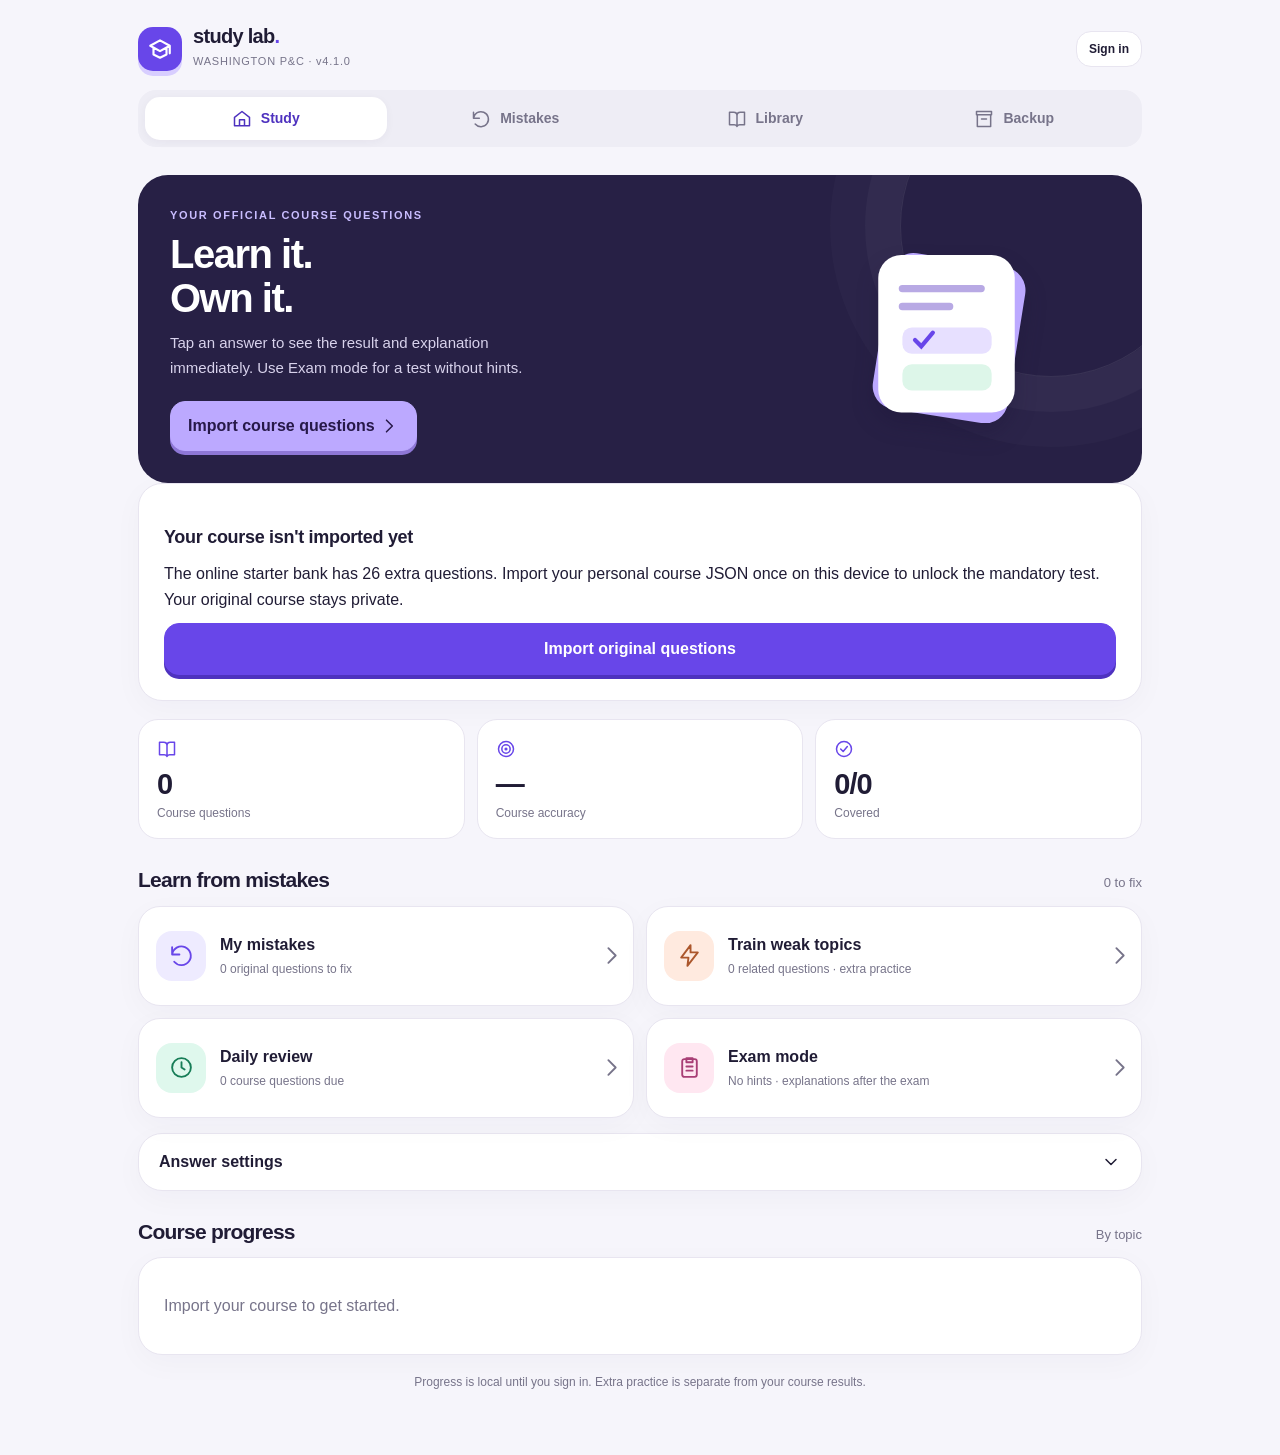
<file: index.html>
<!doctype html><html lang="en"><head><meta charset="utf-8"><meta name="viewport" content="width=device-width,initial-scale=1,viewport-fit=cover"><meta name="theme-color" content="#f6f5fb"><title>Insurance Exam Trainer • Study Lab</title><link rel="stylesheet" href="./style.css"><link rel="manifest" href="./manifest.json"><link rel="icon" href="./icon.svg" type="image/svg+xml"><meta name="apple-mobile-web-app-capable" content="yes"></head><body><main><header><div class="brand"><div class="brandmark"><svg viewBox="0 0 24 24" fill="none" stroke="currentColor" stroke-width="2" stroke-linecap="round" stroke-linejoin="round"><path d="M3 9l9-5 9 5-9 5-9-5zM6 11v6l6 3 6-3v-6M21 9v7"/></svg></div><div><strong>study lab<span style="color:var(--purple)">.</span></strong><small>WASHINGTON P&C · v4.0.2</small></div></div><button id="cloud-account" type="button" onclick="go('Cloud')" style="font-size:12px;padding:8px 12px;max-width:150px;overflow:hidden;text-overflow:ellipsis;white-space:nowrap">Sign in</button></header><nav id="nav" aria-label="Main navigation"></nav><div id="view"></div></main><script src="./app.js?v=4.0.2" defer></script></body></html>
</file>
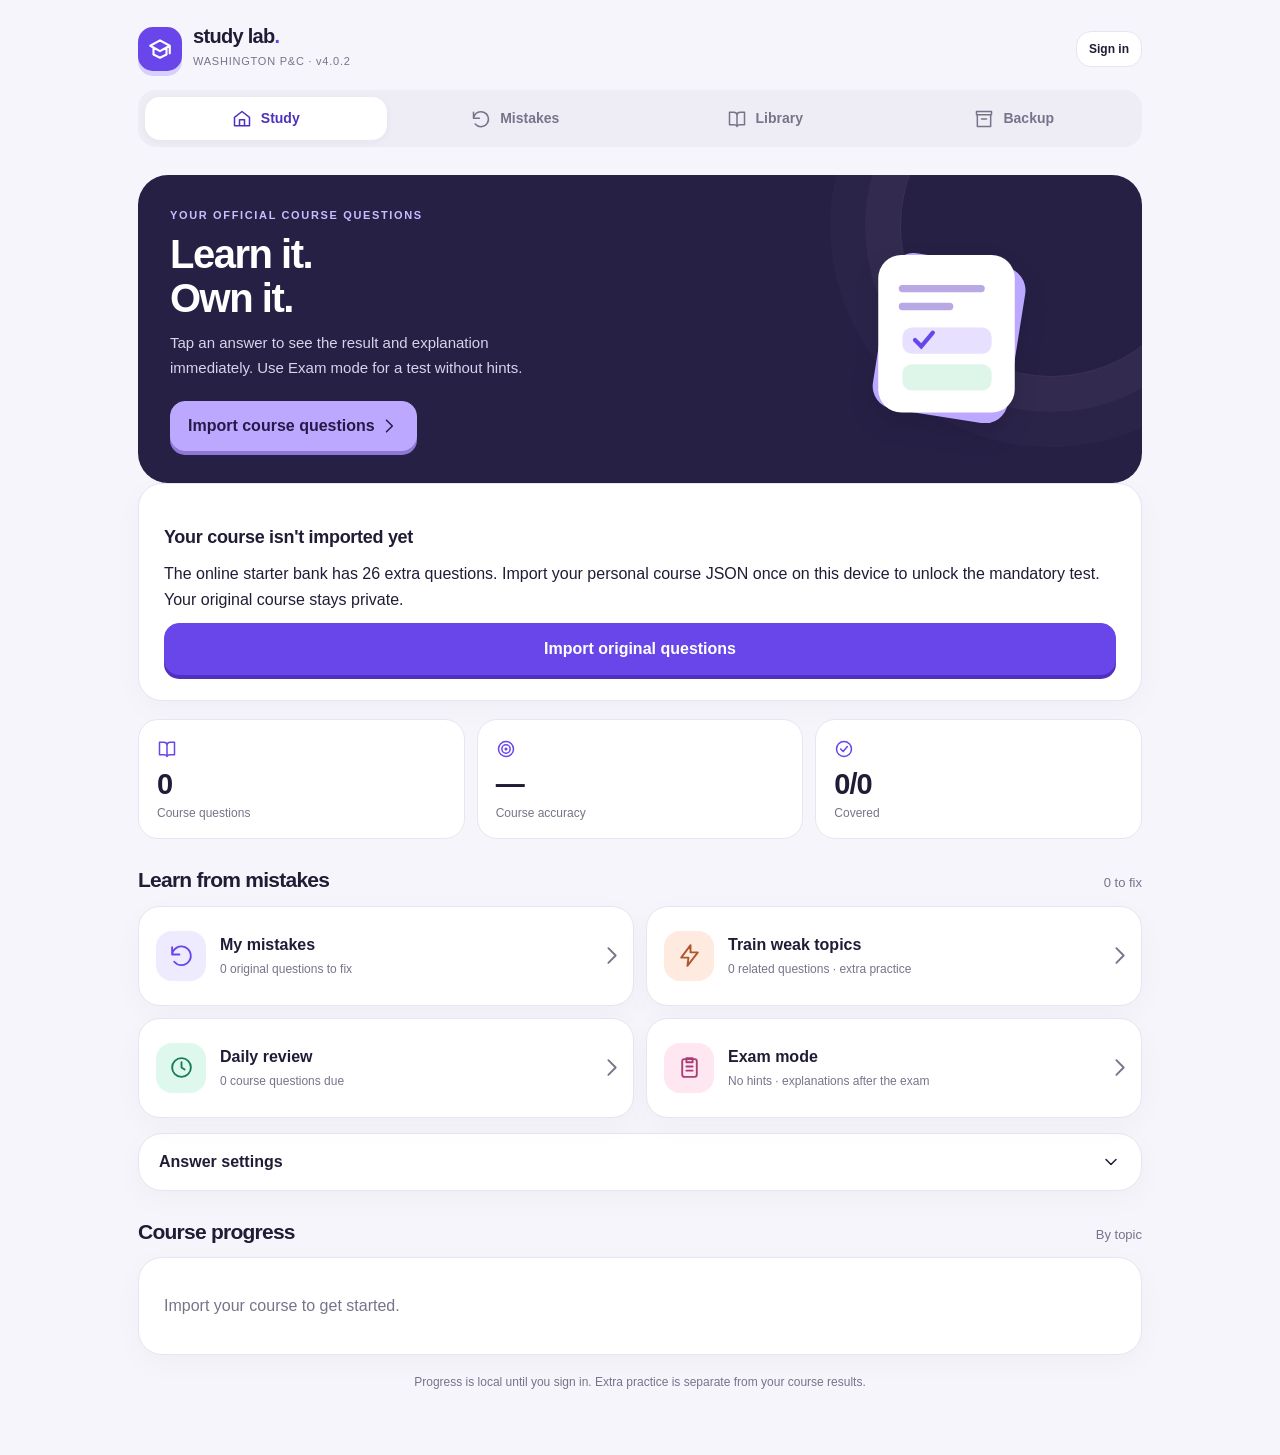
<file: study-4.0.2.html>
<!doctype html><html lang="en"><head><meta charset="utf-8"><meta name="viewport" content="width=device-width,initial-scale=1,viewport-fit=cover"><meta name="theme-color" content="#f6f5fb"><title>Insurance Exam Trainer • Study Lab</title><link rel="stylesheet" href="./style.css"><link rel="manifest" href="./manifest.json"><link rel="icon" href="./icon.svg" type="image/svg+xml"><meta name="apple-mobile-web-app-capable" content="yes"></head><body><main><header><div class="brand"><div class="brandmark"><svg viewBox="0 0 24 24" fill="none" stroke="currentColor" stroke-width="2" stroke-linecap="round" stroke-linejoin="round"><path d="M3 9l9-5 9 5-9 5-9-5zM6 11v6l6 3 6-3v-6M21 9v7"/></svg></div><div><strong>study lab<span style="color:var(--purple)">.</span></strong><small>WASHINGTON P&C · v4.0.2</small></div></div><button id="cloud-account" type="button" onclick="go('Cloud')" style="font-size:12px;padding:8px 12px;max-width:150px;overflow:hidden;text-overflow:ellipsis;white-space:nowrap">Sign in</button></header><nav id="nav" aria-label="Main navigation"></nav><div id="view"></div></main><script>
const APP_VERSION='4.0.2';
const seed=[];

const guestKey='insuranceTrainer.v1';let key=guestKey;let db;try{db=JSON.parse(localStorage.getItem(key))}catch(e){}if(!db||!Array.isArray(db.questions))db={questions:seed,history:[],review:{}};db.history??=[];db.review??={};let session=null,page='Home';const $=id=>document.getElementById(id);const esc=s=>String(s??'').replace(/[&<>"']/g,c=>({'&':'&amp;','<':'&lt;','>':'&gt;','"':'&quot;',"'":'&#39;'}[c]));
const paths={home:'<path d="m3 10 9-7 9 7v10H3zM9 20v-7h6v7"/>',book:'<path d="M12 5v15M3 4h5a4 4 0 0 1 4 4 4 4 0 0 1 4-4h5v15h-5a4 4 0 0 0-4 2 4 4 0 0 0-4-2H3z"/>',plus:'<circle cx="12" cy="12" r="9"/><path d="M12 8v8M8 12h8"/>',backup:'<path d="M4 7h16v14H4zM3 3h18v4H3zM9 12h6"/>',exam:'<rect x="5" y="4" width="14" height="17" rx="2"/><path d="M9 3h6v4H9zM9 11h6M9 15h6"/>',retry:'<path d="M3 11a9 9 0 1 1 2 7M3 4v7h7"/>',clock:'<circle cx="12" cy="12" r="9"/><path d="M12 7v5l3 2"/>',bolt:'<path d="m13 2-9 12h7l-1 8 10-13h-7z"/>',arrow:'<path d="m9 5 7 7-7 7"/>',down:'<path d="m6 9 6 6 6-6"/>',check:'<circle cx="12" cy="12" r="9"/><path d="m8 12 3 3 5-6"/>',x:'<circle cx="12" cy="12" r="9"/><path d="m9 9 6 6m0-6-6 6"/>',target:'<circle cx="12" cy="12" r="9"/><circle cx="12" cy="12" r="5"/><circle cx="12" cy="12" r="1"/>',chart:'<path d="M4 20V4M4 20h16M8 16l4-6 4 3 4-7"/>'};const icon=n=>`<svg class="icon" viewBox="0 0 24 24" fill="none" stroke="currentColor" stroke-width="1.8" stroke-linecap="round" stroke-linejoin="round" aria-hidden="true">${paths[n]||''}</svg>`;
function save(){try{localStorage.setItem(key,JSON.stringify(db));cloudQueue();return true}catch(e){alert('Local storage unavailable. Export your backup before closing.');return false}}function shuffle(a){a=[...a];for(let i=a.length-1;i>0;i--){let j=Math.floor(Math.random()*(i+1));[a[i],a[j]]=[a[j],a[i]]}return a}function latest(id){return db.history.filter(h=>h.id===id).at(-1)}function due(q){return !db.review[q.id]||db.review[q.id].due<=Date.now()}function stats(){return {total:db.questions.length,attempts:db.history.length,correct:db.history.filter(h=>h.ok).length,wrong:db.questions.filter(q=>latest(q.id)?.ok===false).length,due:db.questions.filter(due).length}}function setPage(p){page=p;$('nav').innerHTML=[['Home','home','Study'],['Mistakes','retry','Mistakes'],['Bank','book','Library'],['Backup','backup','Backup']].map(([n,i,l])=>`<button class="${p===n?'active':''}" onclick="go('${n}')" ${p===n?'aria-current="page"':''}>${icon(i)}<span>${l}</span></button>`).join('')}function go(p){if(session&&session.i<session.items.length&&!confirm('Leave this session? Completed practice answers are saved. Unfinished exam answers are discarded.'))return;session=null;({Home:home,Mistakes:mistakes,Bank:bank,Add:()=>edit(),Backup:backup,Cloud:cloudPage}[p])();window.scrollTo(0,0)}
function courseQuestions(){return db.questions.filter(q=>q.kind==='Original')}
function pendingCourse(){return courseQuestions().filter(q=>latest(q.id)?.ok===false)}
function courseStats(){let ids=new Set(courseQuestions().map(q=>q.id)),h=db.history.filter(x=>ids.has(x.id));return {total:ids.size,answered:courseQuestions().filter(q=>latest(q.id)).length,attempts:h.length,correct:h.filter(x=>x.ok).length,wrong:pendingCourse().length}}
const linksByCourseId={'1':['46'],'2':['47','45'],'3':['33','28'],'4':['35','48'],'5':['48','35'],'6':['29','30'],'7':['27','33'],'8':['34'],'9':['49','44'],'10':['45','47'],'11':['50','39'],'12':['49','44'],'13':['42','51'],'14':['31','32'],'15':['35','48'],'16':['49','44','40'],'17':['45','47'],'18':['48','43'],'19':['27','28','33'],'20':['47','45'],'21':['36','52'],'22':['49','44'],'23':['36','52'],'24':['47','45'],'25':['49','44'],'26':['51','42']};
function related(q){let pool=db.questions.filter(x=>x.kind==='Practice');let ids=linksByCourseId[q.id]||[];let direct=pool.filter(x=>ids.includes(x.id));return direct.length?direct:pool.filter(x=>x.topic===q.topic)}
function home(){setPage('Home');let s=courseStats(),extra=db.questions.filter(q=>q.kind==='Practice').length;let dueCount=courseQuestions().filter(q=>latest(q.id)&&due(q)).length;let practiceCount=new Set(pendingCourse().flatMap(q=>related(q).map(x=>x.id))).size;$('view').innerHTML=`<section class="hero"><div><div class="eyebrow">YOUR OFFICIAL COURSE QUESTIONS</div><h1>Learn it.<br>Own it.</h1><p>Tap an answer to see the result and explanation immediately. Use Exam mode for a test without hints.</p><button class="primary" onclick="${s.total?'start(\'Practice\')':'go(\'Backup\')'}">${s.total?'Start course test':'Import course questions'} ${icon('arrow')}</button></div><div class="hero-art" aria-hidden="true"><svg viewBox="0 0 200 180" fill="none"><rect x="40" y="15" width="130" height="150" rx="22" transform="rotate(9 40 15)" fill="#bca9ff"/><rect x="25" y="20" width="130" height="150" rx="22" fill="#fff"/><path d="M48 52h75M48 69h45" stroke="#b8a9e4" stroke-width="7" stroke-linecap="round"/><rect x="48" y="89" width="85" height="25" rx="9" fill="#e7e0ff"/><path d="m60 101 6 6 11-13" stroke="#6846e9" stroke-width="4" stroke-linecap="round"/><rect x="48" y="124" width="85" height="25" rx="9" fill="#ddf6e9"/></svg></div></section>
${!s.total?`<div class="panel import-callout"><h3>Your course isn't imported yet</h3><p>The online starter bank has ${extra} extra questions. Import your personal course JSON once on this device to unlock the mandatory test. Your original course stays private.</p><button class="primary wide" onclick="go('Backup')">Import original questions</button></div>`:''}
<div class="stats">${[['book','Course questions',s.total],['target','Course accuracy',s.attempts?Math.round(100*s.correct/s.attempts)+'%':'—'],['check','Covered',s.answered+'/'+s.total]].map(([i,a,b])=>`<div class="stat"><div class="stat-icon">${icon(i)}</div><strong>${b}</strong><small>${a}</small></div>`).join('')}</div>
<div class="sectionhead"><h2>Learn from mistakes</h2><small>${s.wrong} to fix</small></div><div class="modegrid">
<button class="mode" onclick="go('Mistakes')"><span class="tileicon">${icon('retry')}</span><span><strong>My mistakes</strong><small>${s.wrong} original questions to fix</small></span><span class="arrow">${icon('arrow')}</span></button>
<button class="mode" onclick="start('Targeted')"><span class="tileicon">${icon('bolt')}</span><span><strong>Train weak topics</strong><small>${practiceCount} related questions · extra practice</small></span><span class="arrow">${icon('arrow')}</span></button>
<button class="mode" onclick="start('Due')"><span class="tileicon">${icon('clock')}</span><span><strong>Daily review</strong><small>${dueCount} course questions due</small></span><span class="arrow">${icon('arrow')}</span></button>
<button class="mode" onclick="start('Exam')"><span class="tileicon">${icon('exam')}</span><span><strong>Exam mode</strong><small>No hints · explanations after the exam</small></span><span class="arrow">${icon('arrow')}</span></button></div>
<details class="panel filters"><summary>Answer settings ${icon('down')}</summary><label><input type="checkbox" id="mix" checked> Shuffle answer choices</label><p class="muted">Start course test shows explanations after every answer. Exam mode shows them at the end. Both use all original questions; extra questions never count toward your course score.</p></details>
<div class="sectionhead"><h2>Course progress</h2><small>By topic</small></div><div class="panel">${[...new Set(courseQuestions().map(q=>q.topic))].sort().map(t=>{let qs=courseQuestions().filter(q=>q.topic===t),done=qs.filter(q=>latest(q.id)?.ok===true).length,pct=Math.round(100*done/qs.length);return `<div class="topicrow"><div>${esc(t)}<span class="sub">${done} / ${qs.length} currently correct</span></div><div class="track"><i style="width:${pct}%"></i></div><b>${pct}%</b></div>`}).join('')||'<p class="muted">Import your course to get started.</p>'}</div>
<div class="note">${cloudUser?'Cloud account connected. Sync status: '+esc(cloudStatus):'Progress is local until you sign in.'} Extra practice is separate from your course results.</div>`}
function runSession(list,mode){if(!list.length){alert(mode==='Targeted'?'No related practice is available for your current mistakes.':'No questions available for this session. Import the course or complete a test first.');return}let mix=$('mix')?.checked??true;session={mode,i:0,items:list.map(q=>({q,order:mix?shuffle(q.options.map((_,i)=>i)):q.options.map((_,i)=>i),selected:null})),locked:false,recorded:false};setPage(mode==='Mistakes'?'Mistakes':'Home');render();window.scrollTo(0,0)}
function start(mode){let qs=courseQuestions();if(mode==='Targeted'){let ids=new Set(pendingCourse().flatMap(q=>related(q).map(x=>x.id)));return runSession(shuffle(db.questions.filter(q=>q.kind==='Practice'&&ids.has(q.id))),mode)}if(mode==='Mistakes')qs=pendingCourse();if(mode==='Due')qs=qs.filter(q=>latest(q.id)&&due(q));if(mode==='Negative')qs=qs.filter(q=>/\b(EXCEPT|NOT|FALSE)\b/i.test(q.question));if(!qs.length&&['Exam','Practice'].includes(mode)){backup();return}runSession(qs,mode)}
function mistakes(){setPage('Mistakes');let qs=pendingCourse(),past=courseQuestions().filter(q=>db.history.some(h=>h.id===q.id&&!h.ok)&&latest(q.id)?.ok===true);$('view').innerHTML=`<div class="panel"><div class="eyebrow">PERSONAL ERROR BANK</div><h2>My mistakes</h2><p>${qs.length} unresolved course questions. Review the explanation or retake them. Corrected mistakes stay in your history.</p><div class="row"><button class="primary" ${qs.length?'':'disabled'} onclick="start('Mistakes')">Retake mistakes</button><button ${qs.some(q=>related(q).length)?'':'disabled'} onclick="start('Targeted')">Train weak topics</button></div></div><div class="panel resultlist"><h2>Needs review</h2>${qs.map(q=>reviewItem(q,latest(q.id)?.selected)).join('')||'<p class="muted">No unresolved course mistakes.</p>'}</div>${past.length?`<div class="panel resultlist"><h2>Corrected mistakes · ${past.length}</h2>${past.map(q=>reviewItem(q,db.history.filter(h=>h.id===q.id&&!h.ok).at(-1)?.selected)).join('')}</div>`:''}`;window.scrollTo(0,0)}
function reviewItem(q,selected){return `<details class="review-item"><summary>${esc(q.question)} <span class="muted">· Explanation</span></summary><p class="muted">Your answer: ${esc(q.options[selected]??'Not recorded')}</p><p><b>Correct: ${esc(q.options[q.correct])}</b></p>${explanation(q)}${q.kind==='Original'&&selected!==q.correct&&related(q).length?`<button class="primary wide" onclick="learnFor('${esc(q.id)}')">Learn this topic · ${related(q).length} extra questions</button>`:''}</details>`}
function learnFor(id){let q=db.questions.find(q=>q.id===id);if(q)runSession(shuffle(related(q)),'Targeted')}
function retryWrong(){let qs=session?.items.filter(it=>it.selected!==it.q.correct).map(it=>it.q)||[];runSession(qs,qs.every(q=>q.kind==='Original')?'Mistakes':'Targeted')}
function newAttemptId(){if(typeof crypto.randomUUID==='function')return crypto.randomUUID();let b=crypto.getRandomValues(new Uint8Array(16));b[6]=(b[6]&15)|64;b[8]=(b[8]&63)|128;let s=Array.from(b,x=>x.toString(16).padStart(2,'0')).join('');return [s.slice(0,8),s.slice(8,12),s.slice(12,16),s.slice(16,20),s.slice(20)].join('-')}
function record(q,selected){let ok=selected===q.correct;db.history.push({id:q.id,ok,selected,time:Date.now(),attemptId:newAttemptId()});let r=db.review[q.id]||{stage:0};let stage=ok?Math.min(r.stage+1,3):0;let days=ok?[1,1,3,7][stage]:1;db.review[q.id]={stage,due:Date.now()+days*86400000};save()}
function explanation(q){return `<h3>Why each answer?</h3>${q.options.map((a,i)=>`<div class="feedback ${i===q.correct?'good':''}"><strong>${i===q.correct?'✓ Correct · ':'Incorrect · '}${esc(a)}</strong>${esc(q.explanations[i])}</div>`).join('')}<div class="memory"><div class="eyebrow">REMEMBER THIS</div><p>${esc(q.memory)}</p></div>${q.example?`<p><strong>Example:</strong> ${esc(q.example)}</p>`:''}`}
function render(){let s=session;if(s.i>=s.items.length){finish();return}let it=s.items[s.i],q=it.q,exam=s.mode==='Exam';$('view').innerHTML=`<div class="quiz"><div class="quiztop"><button aria-label="Leave session" onclick="go('Home')">×</button><progress max="${s.items.length}" value="${s.i+(s.locked?1:0)}"></progress><small>${s.i+1} / ${s.items.length}</small></div><div class="panel"><div class="chips"><span class="chip">${esc(s.mode==='Practice'?'Course test · '+APP_VERSION:s.mode)}</span><span class="chip neutral">${esc(q.topic)}</span><span class="chip neutral">${esc(q.kind)}</span></div><h2 class="question">${esc(q.question)}</h2>${!exam&&!s.locked?'<p class="muted">Tap an answer for immediate feedback.</p>':''}<div class="options">${it.order.map((i,j)=>`<button class="option ${it.selected===i?'selected':''} ${s.locked?(i===q.correct?'good':it.selected===i?'bad':''):''}" ${s.locked?'disabled':''} aria-pressed="${it.selected===i}" onclick="choose(${i})"><span class="letter">${String.fromCharCode(65+j)}</span><span>${esc(q.options[i])}</span></button>`).join('')}</div>${s.locked?`<div id="answer-feedback" class="verdict ${it.selected===q.correct?'':'wrong'}">${icon(it.selected===q.correct?'check':'x')}<div><b>${it.selected===q.correct?'Nice work!':'Not quite.'}</b><small>${'Correct answer: '+esc(q.options[q.correct])}</small></div></div>${s.feedbackSaveError?'<p role="alert">This answer could not be saved. Export a backup and report this issue.</p>':''}${explanation(q)}<button class="primary wide" onclick="next()">Continue ${icon('arrow')}</button>`:`<button class="primary wide" ${it.selected===null?'disabled':''} onclick="submit()">${exam?(s.i===s.items.length-1?'Finish exam':'Next question'):'Check answer'}</button>`}</div></div>`}function choose(i){let s=session;if(!s||s.locked||s.i>=s.items.length)return;let it=s.items[s.i];if(!Number.isInteger(i)||i<0||i>=it.q.options.length)return;it.selected=i;if(s.mode==='Exam')render();else submit()}function submit(){let s=session,it=s.items[s.i];if(it.selected===null||s.locked)return;if(s.mode==='Exam'){next();return}s.locked=true;try{record(it.q,it.selected)}catch(e){s.feedbackSaveError=true;console.error('Answer could not be recorded',e)}render();$('answer-feedback')?.scrollIntoView?.({block:'start',behavior:'auto'})}function next(){session.i++;session.locked=false;session.feedbackSaveError=false;render();window.scrollTo(0,0)}function finish(){let s=session;if(s.mode==='Exam'&&!s.recorded){s.items.forEach(it=>record(it.q,it.selected));s.recorded=true}let wrong=s.items.filter(it=>it.selected!==it.q.correct),good=s.items.length-wrong.length,pct=Math.round(100*good/s.items.length),isCourse=s.items.every(it=>it.q.kind==='Original');$('view').innerHTML=`<div class="quiz"><div class="panel finish"><div class="eyebrow">${isCourse?'COURSE RESULTS':'EXTRA PRACTICE RESULTS'}</div><h2>${pct>=80?'Session complete.':'Review and try again.'}</h2><div class="score-ring" style="--score:${pct}"><div>${pct}%<small>accuracy</small></div></div><p>${good} correct · ${wrong.length} incorrect · ${s.items.length} total</p>${wrong.length?`<button class="primary wide" onclick="retryWrong()">Retake ${wrong.length} missed questions</button>`:''}<p><button class="wide" onclick="retry()">Repeat full session</button></p><p><button class="wide" onclick="session=null;home();window.scrollTo(0,0)">Back to study</button></p></div>${wrong.length?`<div class="panel resultlist"><h2>What went wrong</h2><p class="muted">Open a missed question to see why every answer is right or wrong, an example and a memory rule.</p>${wrong.map(it=>reviewItem(it.q,it.selected)).join('')}</div>`:''}<div class="panel resultlist"><h2>Correct answers · ${good}</h2>${s.items.filter(it=>it.selected===it.q.correct).map(it=>reviewItem(it.q,it.selected)).join('')||'<p class="muted">None this time.</p>'}</div></div>`;window.scrollTo(0,0)}
function retry(){let s=session;session={mode:s.mode,i:0,locked:false,items:shuffle(s.items).map(it=>({q:it.q,order:shuffle(it.order),selected:null}))};render();window.scrollTo(0,0)}
function bank(){setPage('Bank');$('view').innerHTML=`<div class="panel"><div class="eyebrow">YOUR COLLECTION</div><h2>Question library</h2><p class="muted">Browse your questions, revisit explanations, or add new material.</p><button class="primary" onclick="edit()">${icon('plus')} Add question</button><div class="searchwrap"><input id="search" aria-label="Search questions" placeholder="Search questions or topics" oninput="listBank()"><select id="bankkind" aria-label="Source" onchange="listBank()"><option value="Original" selected>Course questions</option><option value="Practice">Extra practice</option><option value="">All sources</option></select></div><small id="bankcount"></small><div id="list"></div></div>`;listBank()}function listBank(){let term=$('search').value.toLowerCase(),kind=$('bankkind').value,qs=db.questions.filter(q=>(q.question+' '+q.topic).toLowerCase().includes(term)&&(!kind||q.kind===kind));$('bankcount').textContent=qs.length+' questions';$('list').innerHTML=qs.length?qs.map((q,i)=>`<details class="bankitem"><summary><span class="qnum">${i+1}</span><span class="summarytext">${esc(q.question)}<small>${esc(q.topic)} · ${esc(q.kind)}</small></span>${icon('down')}</summary><div class="inside">${explanation(q)}<button onclick="edit('${esc(q.id)}')">Edit question</button></div></details>`).join(''):'<div class="empty">No questions match your search.</div>'}
function edit(id){setPage('Add');let q=db.questions.find(q=>q.id===id)||{topic:'Risk',question:'',options:['','','',''],correct:0,explanations:['','','',''],memory:'',example:'',kind:'Original'};$('view').innerHTML=`<div class="panel"><div class="eyebrow">YOUR COLLECTION</div><h2>${id?'Edit':'Add'} question</h2><p class="muted">Build your personal study library, one question at a time.</p><label>Topic <input id="et" value="${esc(q.topic)}"></label><label>Source <select id="ek"><option ${q.kind==='Original'?'selected':''}>Original</option><option ${q.kind==='Practice'?'selected':''}>Practice</option></select></label><label>Question<textarea id="eq">${esc(q.question)}</textarea></label><label>Options (one per line)<textarea id="eo">${esc(q.options.join('\n'))}</textarea></label><label>Correct option number (1–4) <input type="number" min="1" max="4" id="ec" value="${q.correct+1}"></label><label>Explanations (one per option, same order)<textarea id="ee">${esc(q.explanations.join('\n'))}</textarea></label><label>Memory rule<textarea id="em">${esc(q.memory)}</textarea></label><label>Example (optional)<textarea id="ex">${esc(q.example||'')}</textarea></label><button class="primary" onclick="storeEdit('${id||''}')">Save question</button></div>`}function valid(q){return q&&typeof q.question==='string'&&q.question.trim()&&typeof q.topic==='string'&&q.topic.trim()&&Array.isArray(q.options)&&q.options.length>=2&&q.options.length<=4&&q.options.every(x=>typeof x==='string'&&x.trim())&&Number.isInteger(q.correct)&&q.correct>=0&&q.correct<q.options.length&&Array.isArray(q.explanations)&&q.explanations.length===q.options.length&&q.explanations.every(x=>typeof x==='string'&&x.trim())&&typeof q.memory==='string'&&['Original','Practice'].includes(q.kind)}function storeEdit(id){let q={id:id||'q'+Date.now(),topic:$('et').value.trim(),kind:$('ek').value,question:$('eq').value.trim(),options:$('eo').value.split('\n').map(x=>x.trim()).filter(Boolean),correct:+$('ec').value-1,explanations:$('ee').value.split('\n').map(x=>x.trim()).filter(Boolean),memory:$('em').value,example:$('ex').value};if(!valid(q)){alert('Enter 2–4 options, matching explanations, and a valid answer number.');return}let i=db.questions.findIndex(x=>x.id===id);if(i<0)db.questions.push(q);else db.questions[i]=q;save();bank()}
function backup(){setPage('Backup');$('view').innerHTML=`<div class="panel"><div class="eyebrow">YOUR DATA</div><h2>Backup & import</h2><p>Import your original course JSON using Merge questions. This unlocks the mandatory course test. Your course and progress are private on this device; export a full backup to move them to another device.</p><div class="row"><button onclick="download(false)">Export full backup</button><button onclick="download(true)">Export question bank</button></div><h3>Import</h3><input type="file" id="file" accept=".json,application/json"><p><button onclick="importFile(false)">Merge questions</button> <button onclick="importFile(true)">Restore full backup</button></p><details><summary>JSON question format</summary><pre style="white-space:pre-wrap">${esc(JSON.stringify({topic:'Risk',kind:'Original',question:'Question text',options:['Choice A','Choice B'],correct:0,explanations:['Why A','Why B'],memory:'Memory rule',example:'Example'},null,2))}</pre><p>Correct uses zero-based numbering: 0 = first option.</p></details></div>`}function download(bankOnly){let blob=new Blob([JSON.stringify(bankOnly?db.questions:db,null,2)],{type:'application/json'}),a=document.createElement('a');a.href=URL.createObjectURL(blob);a.download=bankOnly?'insurance_questions.json':'insurance_backup.json';a.click();setTimeout(()=>URL.revokeObjectURL(a.href),1000)}async function importFile(restore){try{let f=$('file').files[0];if(!f)throw Error('Select a JSON file.');let data=JSON.parse(await f.text()),qs=Array.isArray(data)?data:data.questions;if(!Array.isArray(qs)||!qs.every(valid))throw Error('Invalid question format.');if(restore){if(!Array.isArray(data.history)||!data.review||!qs.every(q=>typeof q.id==='string'&&/^[a-zA-Z0-9_-]+$/.test(q.id))||new Set(qs.map(q=>q.id)).size!==qs.length)throw Error('Full backup required.');if(!data.history.every(h=>h&&typeof h.id==='string'&&typeof h.ok==='boolean'&&Number.isFinite(h.time)))throw Error('Invalid history.');if(cloudUser){throw Error('Full replacement is disabled in cloud mode. Sign out first or merge questions instead.')}if(!confirm('Replace current questions and progress?'))return;db=data}else{for(let q of qs){if(db.questions.some(x=>x.question===q.question&&JSON.stringify(x.options)===JSON.stringify(q.options)))continue;db.questions.push({...q,id:typeof q.id==='string'&&/^[a-zA-Z0-9_-]+$/.test(q.id)&&!db.questions.some(x=>x.id===q.id)?q.id:'q'+Date.now()+'_'+db.questions.length})}}save();await loadSharedBank()}catch(e){alert(e.message)}}
async function loadSharedBank(){
 try {
 const response=await fetch('./questions.json',{cache:'no-cache'});
 if(!response.ok) throw Error('Question bank unavailable');
 const questions=await response.json();
 if(!Array.isArray(questions)||!questions.every(q=>valid(q)&&typeof q.id==='string'&&/^[a-zA-Z0-9_-]+$/.test(q.id))) throw Error('Invalid shared bank');
 let changed=false;
 for(const q of questions){
   if(db.questions.some(x=>x.id===q.id||x.question===q.question&&JSON.stringify(x.options)===JSON.stringify(q.options))) continue;
   db.questions.push(q);changed=true;
 }
 if(changed)save();
 }catch(e){console.warn('Shared bank unavailable. Using saved questions.',e)}
 home();
}

const SB_URL='https://sbimcawdabwyphxkihpe.supabase.co';
const SB_KEY='sb_publishable_L_-a9zz2QvYEUZzAQwPS8g_7rrxkF5v';
const AUTH_KEY='study-lab-auth-v4';
let cloudClient=null,cloudUser=null,cloudStatus='Local mode',cloudBusy=false,cloudTimer=null,cloudAgain=false,cloudReady=false,cloudSDK=null;
function cloudHeader(){let b=$('cloud-account');if(b)b.textContent=cloudUser?'Cloud · '+cloudStatus:'Sign in';}
function cloudSet(s){cloudStatus=s;cloudHeader();let el=$('cloud-status');if(el)el.textContent=s}
function readLocal(k){try{let d=JSON.parse(localStorage.getItem(k));if(d&&Array.isArray(d.questions)&&Array.isArray(d.history)){d.review??={};return d}}catch(e){}return {questions:[],history:[],review:{}}}
function cloudPage(){
 setPage('Cloud');$('view').innerHTML='<div class="panel"><div class="eyebrow">STUDY LAB 4.0</div><h2>Cloud account</h2><p id="cloud-status" role="status">'+esc(cloudStatus)+'</p>'+
 (cloudUser?'<p>Signed in as '+esc(cloudUser.email||'your account')+'.</p><p>Questions and completed answers are merged, not replaced. Your cloud library is private to your account. On a shared device, sign out when finished.</p><div class="row"><button class="primary" onclick="cloudSyncClick()">Sync now</button><button onclick="cloudMigrate()">Merge this device’s local course</button><button onclick="cloudLogout()">Sign out</button></div>':
 '<p>Sign in with the email and password you created in Study Lab. Your existing local data stays on this device until you approve a merge.</p><form id="cloud-form"><label>Email<input id="cloud-email" type="email" autocomplete="username" required></label><label>Password<input id="cloud-password" type="password" autocomplete="current-password" required></label><button class="primary wide" type="submit">Sign in</button></form><p><a href="./reset.html">Forgot password?</a></p>')+
 '<p class="muted">Cloud access needs an internet connection. Keep a full backup until you have verified your course and results on both devices.</p></div>';
 if(!cloudUser)$('cloud-form').onsubmit=e=>{e.preventDefault();cloudLogin()};
 window.scrollTo(0,0);
}
async function cloudGetClient(){
 if(cloudClient)return cloudClient;
 if(!cloudSDK)cloudSDK=new Promise((resolve,reject)=>{
  const el=document.createElement('script');el.src='https://cdn.jsdelivr.net/npm/@supabase/supabase-js@2.112.4/dist/umd/supabase.js';el.async=true;
  const timeout=setTimeout(()=>{el.remove();reject(Error('Could not load the secure login library. Try online again.'))},12000);
  el.onload=()=>{clearTimeout(timeout);window.supabase?.createClient?resolve(window.supabase):reject(Error('Login library unavailable'))};
  el.onerror=()=>{clearTimeout(timeout);reject(Error('Login library unavailable. Check your connection.'))};document.head.appendChild(el);
 }).catch(e=>{cloudSDK=null;throw e});
 let sdk=await cloudSDK;cloudClient=sdk.createClient(SB_URL,SB_KEY,{auth:{storageKey:AUTH_KEY,persistSession:true,autoRefreshToken:true,detectSessionInUrl:false}});return cloudClient;
}
function qData(q){return {id:String(q.id),kind:q.kind,topic:q.topic,question:q.question,options:q.options,correct:q.correct,explanations:q.explanations,memory:q.memory||'',example:q.example||''}}
function qEqual(a,b){return JSON.stringify(qData(a))===JSON.stringify(qData(b))}
function qTextKey(q){return JSON.stringify([q.question.trim().toLowerCase(),q.options.map(x=>x.trim().toLowerCase())])}
function mergeQuestions(a,b){let out=[...a],byId=new Map(a.map(q=>[q.id,q])),byText=new Map(a.map(q=>[qTextKey(q),q]));for(const q of b){if(!valid(q)||typeof q.id!=='string'||!/^[a-zA-Z0-9_-]+$/.test(q.id))throw Error('Invalid question data');let old=byId.get(q.id);if(old){if(!qEqual(old,q))throw Error('Question '+q.id+' differs between copies. Back up both copies before resolving the conflict.');continue}if(byText.has(qTextKey(q)))throw Error('Duplicate question has different IDs. Back up both copies; no data was overwritten.');out.push(q);byId.set(q.id,q);byText.set(qTextKey(q),q)}return out}
async function legacyAttemptId(h,n){let bytes=new TextEncoder().encode(JSON.stringify([h.id,h.time,h.selected,h.ok,n]));let digest=new Uint8Array(await crypto.subtle.digest('SHA-256',bytes));digest[6]=(digest[6]&15)|80;digest[8]=(digest[8]&63)|128;let hex=Array.from(digest.slice(0,16),b=>b.toString(16).padStart(2,'0')).join('');return [hex.slice(0,8),hex.slice(8,12),hex.slice(12,16),hex.slice(16,20),hex.slice(20,32)].join('-')}
async function normalizeHistory(hs){let count=new Map(),out=[];for(let h of hs){if(typeof h.id!=='string'||!Number.isInteger(h.selected)||h.selected<0||typeof h.ok!=='boolean'||!Number.isFinite(h.time))throw Error('Invalid historical answer. Export your backup before changing it.');let tuple=JSON.stringify([h.id,h.time,h.selected,h.ok]),n=count.get(tuple)||0;count.set(tuple,n+1);let id=h.attemptId||await legacyAttemptId(h,n);if(!/^[a-f0-9]{8}-[a-f0-9]{4}-[a-f0-9]{4}-[a-f0-9]{4}-[a-f0-9]{12}$/i.test(id))throw Error('Invalid attempt ID');out.push({...h,attemptId:id})}return out}
function mergeHistory(a,b){let m=new Map();for(const h of [...a,...b]){let old=m.get(h.attemptId);if(old&&JSON.stringify([old.id,old.selected,old.ok,old.time])!==JSON.stringify([h.id,h.selected,h.ok,h.time]))throw Error('Answer history conflict. Your local history has been retained.');m.set(h.attemptId,h)}return [...m.values()].sort((a,b)=>a.time-b.time||a.attemptId.localeCompare(b.attemptId))}
function rebuildReview(history,previous={}){let out={...previous},seen=new Set();for(let h of history){let stage=h.ok?Math.min((seen.has(h.id)?out[h.id].stage:0)+1,3):0;seen.add(h.id);out[h.id]={stage,due:h.time+(h.ok?[1,1,3,7][stage]:1)*86400000}}return out}
function persistCloudLocal(){localStorage.setItem(key,JSON.stringify(db))}
function hasGuestData(g){return g.questions.some(q=>q.kind==='Original')||g.history.length>0||g.questions.some(q=>q.kind==='Practice'&&!/^\d+$/.test(q.id))}
async function cloudActivate(u){
 if(!u?.id)throw Error('User identity not verified');
 const newKey=guestKey+'.account.'+u.id;
 const account=readLocal(newKey);
 cloudUser=u;key=newKey;db=account;cloudReady=true;cloudSet('Not synced yet');
}
async function cloudMigrate(){
 if(!cloudUser||cloudBusy)return;
 let g=readLocal(guestKey);if(!hasGuestData(g)){alert('No unmerged local course or answers on this device.');return}
 if(!confirm('Merge the local course and answers into this signed-in account? Existing cloud answers will not be deleted.'))return;
 cloudBusy=true;
 try{
 let questions=mergeQuestions(db.questions,g.questions),history=mergeHistory(await normalizeHistory(db.history),await normalizeHistory(g.history));
 let nextDb={...db,questions,history,review:rebuildReview(history,{...g.review,...db.review})};
 localStorage.setItem(key,JSON.stringify(nextDb));db=nextDb;
 // Retain a recovery copy under the account, never expose it in the signed-out guest view.
 localStorage.setItem(key+'.migration-backup',JSON.stringify(g));localStorage.removeItem(guestKey);
 cloudSet('Local course merged; sync pending');
 }catch(e){cloudSet(e.message);alert(e.message);return}finally{cloudBusy=false}
 await cloudSyncClick();
}
async function cloudLogin(){
 if(cloudBusy)return;cloudBusy=true;
 let email=$('cloud-email').value.trim(),password=$('cloud-password').value;$('cloud-password').value='';
 cloudSet('Signing in...');
 try{let c=await cloudGetClient();let {data,error}=await c.auth.signInWithPassword({email,password});password='';if(error)throw error;
 let verified=await c.auth.getUser();if(verified.error||!verified.data.user||verified.data.user.id!==data.user?.id)throw Error('Could not verify account');
 await cloudActivate(verified.data.user);await loadSharedBank();cloudPage();
 }catch(e){cloudSet(e.message||'Sign-in failed');return}finally{password='';cloudBusy=false}
 await cloudSyncClick();
 if(cloudUser&&hasGuestData(readLocal(guestKey)))await cloudMigrate();
}
async function cloudRead(table,columns,order){
 let all=[];for(let offset=0;;offset+=500){let {data,error}=await cloudClient.from(table).select(columns).eq('user_id',cloudUser.id).order(order,{ascending:true}).range(offset,offset+499);if(error)throw error;all.push(...data);if(data.length<500)return all}
}
async function cloudWrite(table,rows,onConflict,ignoreDuplicates=true){
 for(let i=0;i<rows.length;i+=100){let {error}=await cloudClient.from(table).upsert(rows.slice(i,i+100),{onConflict,ignoreDuplicates});if(error)throw error}
}
function cloudQueue(){
 if(!cloudUser||!cloudReady)return;cloudAgain=true;clearTimeout(cloudTimer);
 if(!cloudBusy)cloudTimer=setTimeout(()=>cloudSyncClick(false),1200);
}
async function cloudSyncClick(refresh=true){
 if(!cloudUser||!cloudReady)return;if(cloudBusy){cloudAgain=true;return}
 cloudBusy=true;cloudAgain=false;clearTimeout(cloudTimer);cloudSet('Syncing…');
 const uid=cloudUser.id,accountKey=key;
 try{
 let auth=await cloudClient.auth.getUser();if(auth.error||auth.data.user?.id!==uid)throw Error('Account verification failed. Sign in again before syncing.');
 let remoteQ=(await cloudRead('questions','id,kind,topic,question,options,correct,explanations,memory,example','id')).map(qData);
 let remoteA=(await cloudRead('attempts','id,question_id,selected,is_correct,answered_at','id')).map(h=>({id:h.question_id,selected:h.selected,ok:h.is_correct,time:Date.parse(h.answered_at),attemptId:h.id}));
 let remoteR=await cloudRead('review_schedule','question_id,stage,next_review','question_id');
 let history=mergeHistory(await normalizeHistory(db.history),await normalizeHistory(remoteA));let questions=mergeQuestions(db.questions,remoteQ);
 // No remote writes until identity, IDs and merged history have been checked.
 let qIds=new Set(questions.map(q=>q.id));if(history.some(h=>!qIds.has(h.id)))throw Error('A historical answer refers to a missing question. Restore its question first.');
 if(key!==accountKey||cloudUser.id!==uid)throw Error('Account changed');
 let currentLocalHistory=await normalizeHistory(db.history);db.questions=mergeQuestions(db.questions,questions);db.history=mergeHistory(currentLocalHistory,history);
 let reviews={...Object.fromEntries(remoteR.map(x=>[x.question_id,{stage:x.stage,due:Date.parse(x.next_review)}])),...db.review};
 db.review=rebuildReview(db.history,reviews);persistCloudLocal();
 let rq=new Set(remoteQ.map(q=>q.id)),ra=new Set(remoteA.map(h=>h.attemptId));
 let currentHistory=[...db.history],currentQuestions=[...db.questions],currentReview={...db.review};
 await cloudWrite('questions',currentQuestions.filter(q=>!rq.has(q.id)).map(q=>({...qData(q),user_id:uid})),'user_id,id');
 let links=[];let lookup=new Map(currentQuestions.map(q=>[q.id,q]));
 for(let q of currentQuestions.filter(q=>q.kind==='Original'))for(let id of linksByCourseId[q.id]||[]){if(lookup.get(id)?.kind==='Practice')links.push({user_id:uid,original_id:q.id,practice_id:id})}
 await cloudWrite('question_links',links,'user_id,original_id,practice_id');
 await cloudWrite('attempts',currentHistory.filter(h=>!ra.has(h.attemptId)).map(h=>({user_id:uid,id:h.attemptId,question_id:h.id,selected:h.selected,is_correct:h.ok,answered_at:new Date(h.time).toISOString()})),'user_id,id');
 let byR=new Map(remoteR.map(r=>[r.question_id,r]));
 await cloudWrite('review_schedule',Object.entries(currentReview).filter(([id,r])=>qIds.has(id)&&Number.isFinite(r.due)&&(!byR.has(id)||byR.get(id).stage!==r.stage||Date.parse(byR.get(id).next_review)!==r.due)).map(([id,r])=>({user_id:uid,question_id:id,stage:r.stage,next_review:new Date(r.due).toISOString()})),'user_id,question_id',false);
 cloudSet('Synced');
 if(refresh&&!session){if(page==='Home')home();else if(page==='Cloud')cloudPage();else if(page==='Mistakes')mistakes();else if(page==='Bank')bank()}
 }catch(e){cloudSet('Sync pending: '+(e.message||'Connection failed'));if(refresh)alert(cloudStatus)}
 finally{cloudBusy=false;if(cloudAgain){clearTimeout(cloudTimer);cloudTimer=setTimeout(()=>cloudSyncClick(false),1500)}}
}
async function cloudLogout(){
 if(cloudBusy){alert('Sync is in progress. Try signing out again when it finishes.');return}
 if(!cloudUser)return;
 await cloudSyncClick(false);
 if(cloudStatus!=='Synced'&&!confirm('Some data may not have synced. Sign out anyway? Your account cache will stay on this device.'))return;
 cloudBusy=true;try{let {error}=await cloudClient.auth.signOut({scope:'local'});if(error)throw error;clearTimeout(cloudTimer);cloudAgain=false;cloudUser=null;cloudReady=false;key=guestKey;db=readLocal(key);session=null;cloudSet('Local mode');await loadSharedBank()}catch(e){cloudSet(e.message);alert(e.message)}finally{cloudBusy=false}
}
async function cloudBoot(){
 // Only restore a verified signed-in account. Otherwise the guest view remains separate.
 try{if(localStorage.getItem(AUTH_KEY)){let c=await cloudGetClient();let {data,error}=await c.auth.getUser();if(!error&&data.user)await cloudActivate(data.user)}}catch(e){cloudSet('Local mode')}
 await loadSharedBank();cloudHeader();if(cloudUser)await cloudSyncClick();
}
window.addEventListener('online',()=>{if(cloudUser)cloudSyncClick(false)});
document.addEventListener('visibilitychange',()=>{if(document.visibilityState==='visible'&&cloudUser&&!session)cloudSyncClick(false)});

cloudBoot();
if('serviceWorker' in navigator && location.protocol!=='file:')navigator.serviceWorker.register('./sw.js').catch(console.warn);
</script></body></html>
</file>
<file: style.css>
:root{--bg:#f6f5fb;--white:#fff;--ink:#201c35;--muted:#77748a;--line:#e8e5f0;--purple:#6846e9;--purple-dark:#4e32bf;--lav:#eeebff;--mint:#dff8ed;--green:#177d57;--pink:#ffebe9;--red:#ad3a48;--radius:24px;--shadow:0 8px 30px #25204a08}*{box-sizing:border-box}body{margin:0;background:var(--bg);color:var(--ink);font:16px/1.5 -apple-system,BlinkMacSystemFont,"Segoe UI",sans-serif}button,input,select,textarea{font:inherit}button{cursor:pointer;color:inherit;border:1px solid var(--line);background:var(--white);border-radius:15px;padding:12px 17px;font-weight:650;transition:background .15s,transform .15s,border .15s}button:hover:not(:disabled){border-color:#b6a8fa;background:#f5f2ff}button:active:not(:disabled){transform:scale(.98)}button:disabled{cursor:default;opacity:.5}button.primary{background:var(--purple);color:white;border-color:var(--purple);box-shadow:0 4px 0 var(--purple-dark)}button.primary:hover:not(:disabled){background:#5938d4}button:focus-visible,input:focus-visible,select:focus-visible,textarea:focus-visible,summary:focus-visible{outline:3px solid #9f8bff;outline-offset:3px}main{max-width:1060px;margin:0 auto;padding:0 28px 48px}header{display:flex;align-items:center;justify-content:space-between;padding:25px 0 18px;gap:16px}.brand{display:flex;align-items:center;gap:11px}.brandmark{display:grid;place-items:center;width:44px;height:44px;border-radius:15px;background:var(--purple);color:white;box-shadow:0 5px 0 #d8ceff}.brandmark svg{width:26px;height:26px}.brand strong{display:block;font-size:20px;letter-spacing:-.7px;line-height:1.15}.brand small{font-size:11px;letter-spacing:.07em;color:var(--muted)}.offline{display:flex;gap:7px;align-items:center;font-size:12px;color:var(--muted);white-space:nowrap}.offline:before{content:'';width:8px;height:8px;background:#38b98b;border-radius:50%}nav{display:flex;gap:8px;padding:7px;background:#eeedf5;border-radius:18px;margin:0 0 28px}nav button{flex:1;border:0;background:transparent;display:flex;align-items:center;justify-content:center;gap:9px;padding:11px 8px;color:var(--muted);font-size:14px}nav button svg{width:19px;height:19px}nav button.active{background:white;color:var(--purple-dark);box-shadow:0 2px 8px #2820460b}h1,h2,h3,p{margin:0}h1{font-size:clamp(28px,4vw,40px);line-height:1.12;letter-spacing:-1.5px}h2{font-size:25px;line-height:1.2;letter-spacing:-.75px;margin-bottom:10px}h3{font-size:18px;letter-spacing:-.3px;margin:15px 0 8px}p{margin:10px 0;line-height:1.65}small,.muted{color:var(--muted)}.eyebrow{font-size:11px;font-weight:800;letter-spacing:.15em;color:var(--purple);margin-bottom:8px}.panel{background:white;border:1px solid var(--line);border-radius:var(--radius);padding:25px;margin-bottom:18px;box-shadow:var(--shadow)}.sectionhead{display:flex;align-items:baseline;justify-content:space-between;margin:28px 0 13px;gap:10px}.sectionhead h2{margin:0;font-size:21px}.sectionhead small{font-size:13px}.hero{border-radius:30px;background:#272045;color:white;padding:32px;position:relative;overflow:hidden;display:grid;grid-template-columns:1.4fr .7fr;gap:20px;align-items:center}.hero:before{content:'';position:absolute;width:300px;height:300px;border:1px solid #ffffff15;border-radius:50%;right:-60px;top:-100px;box-shadow:0 0 0 35px #ffffff08,0 0 0 70px #ffffff05;pointer-events:none}.hero .eyebrow{color:#c9bdff}.hero p{color:#d8d2ec;font-size:15px;max-width:390px}.hero .primary{background:#bca9ff;color:#271949;border-color:#bca9ff;box-shadow:0 4px 0 #8e77d6;margin-top:10px;min-width:155px}.hero .primary:hover{background:#d1c4ff}.hero-art{position:relative;display:grid;place-items:center;min-height:140px}.hero-art svg{width:100%;max-width:210px;filter:drop-shadow(0 12px 10px #160e3540)}.stats{display:grid;grid-template-columns:repeat(3,1fr);gap:12px;margin:15px 0}.stat{background:var(--white);padding:16px 18px;border-radius:20px;border:1px solid var(--line);min-width:0}.stat small{display:block;font-size:12px}.stat strong{display:block;font-size:29px;letter-spacing:-1px;line-height:1.3}.stat .stat-icon{color:var(--purple);margin-bottom:6px}.stat svg{width:20px;height:20px}.modegrid{display:grid;grid-template-columns:repeat(2,1fr);gap:12px}.mode{display:flex;align-items:center;text-align:left;gap:14px;padding:17px;border-radius:22px;min-height:100px;box-shadow:var(--shadow)}.mode .tileicon{flex:none;display:grid;place-items:center;width:50px;height:50px;border-radius:16px;background:var(--lav);color:var(--purple)}.mode:nth-child(2) .tileicon{background:#ffeadf;color:#ac572c}.mode:nth-child(3) .tileicon{background:var(--mint);color:var(--green)}.mode:nth-child(4) .tileicon{background:#ffe7f1;color:#a83e75}.mode svg{width:25px;height:25px}.mode .arrow{margin-left:auto;color:var(--muted);width:17px}.mode strong{display:block;font-size:16px}.mode small{display:block;font-size:12px;font-weight:400;margin-top:3px}.filters{padding:16px 20px;margin:15px 0}.filters summary{display:flex;align-items:center;justify-content:space-between;font-weight:700;list-style:none;cursor:pointer}.filters summary::-webkit-details-marker{display:none}.filters[open] summary{margin-bottom:12px}.filters .row{display:grid;grid-template-columns:1.4fr 1fr 1fr;gap:8px}.filters label{font-size:13px;color:var(--muted);margin-bottom:0}.filters input{accent-color:var(--purple)}.row{display:flex;gap:10px;flex-wrap:wrap;align-items:center}select,input:not([type=checkbox]),textarea{border:1px solid var(--line);border-radius:12px;padding:12px;color:var(--ink);background:#faf9fd;max-width:100%}select{min-width:0;width:100%}textarea{width:100%;min-height:100px;resize:vertical}label{display:block;margin:15px 0;font-size:14px;font-weight:650}label textarea,label input,label select{display:block;margin-top:6px;width:100%}.filters label input{display:inline;width:auto;margin:0 6px 0 0}.topicrow{display:grid;grid-template-columns:1fr 90px 46px;gap:12px;align-items:center;margin:14px 0;font-size:14px}.topicrow b{text-align:right}.topicrow .track{height:8px;border-radius:8px;background:var(--lav);overflow:hidden}.topicrow .track i{display:block;height:100%;border-radius:8px;background:var(--purple)}.topicrow .sub{display:block;font-size:11px;color:var(--muted)}.quiz{max-width:760px;margin:0 auto}.quiztop{display:flex;align-items:center;gap:12px;margin-bottom:18px}.quiztop button{padding:9px 11px}.quiztop progress{flex:1;min-width:0}progress{appearance:none;border:0;height:11px;border-radius:20px;background:#e6e1f7;overflow:hidden;width:100%}progress::-webkit-progress-bar{background:#e6e1f7;border-radius:20px}progress::-webkit-progress-value{background:var(--purple);border-radius:20px}progress::-moz-progress-bar{background:var(--purple);border-radius:20px}.quiztop small{white-space:nowrap;font-weight:700}.chips{display:flex;flex-wrap:wrap;gap:6px;margin-bottom:16px}.chip{background:var(--lav);color:var(--purple-dark);border-radius:99px;padding:5px 11px;font-size:11px;font-weight:750;letter-spacing:.02em}.chip.neutral{background:#f2f1f6;color:var(--muted)}.question{font-size:clamp(23px,3.5vw,29px);line-height:1.32;letter-spacing:-.55px;margin:8px 0 24px}.options{display:grid;gap:12px;margin:15px 0 22px}.option{display:flex;align-items:center;gap:13px;text-align:left;width:100%;font-size:16px;font-weight:550;min-height:61px;line-height:1.45;border:1.5px solid var(--line);box-shadow:0 3px 0 #efedf6;padding:12px 15px}.option .letter{display:grid;place-items:center;width:34px;height:34px;border:1px solid var(--line);border-radius:11px;flex:none;color:var(--muted);font-size:14px;font-weight:750}.option.selected{border-color:var(--purple);background:var(--lav);box-shadow:0 3px 0 #d8cef9}.option.selected .letter{background:var(--purple);color:white;border-color:var(--purple)}.option.good{background:var(--mint);border-color:#7bd6ad;box-shadow:none}.option.good .letter{background:#248860;color:white;border-color:#248860}.option.bad{background:var(--pink);border-color:#f1a7a7;box-shadow:none}.option.bad .letter{background:#c64d58;color:white;border-color:#c64d58}.option:disabled{opacity:1}.wide{width:100%;min-height:52px}.verdict{border-radius:18px;padding:18px;margin:20px 0 12px;display:flex;gap:12px;align-items:center;background:var(--mint);color:var(--green)}.verdict.wrong{background:var(--pink);color:var(--red)}.verdict svg{width:29px;height:29px;flex:none}.verdict b{display:block;font-size:19px}.verdict small{color:inherit}.feedback{background:#f7f6fa;border-radius:14px;padding:13px 15px;margin:8px 0;font-size:14px;line-height:1.55}.feedback.good{background:#eaf9f1}.feedback strong{display:block;margin-bottom:4px}.memory{background:var(--lav);border-radius:17px;padding:16px;margin:18px 0}.memory .eyebrow{margin-bottom:5px}.memory p{margin:0;font-size:15px}.finish{text-align:center}.score-ring{width:136px;height:136px;margin:15px auto;display:grid;place-items:center;border-radius:50%;background:conic-gradient(var(--purple) calc(var(--score)*1%),var(--lav) 0)}.score-ring div{width:112px;height:112px;border-radius:50%;background:white;display:grid;place-content:center;font-size:33px;font-weight:800;letter-spacing:-1px}.score-ring small{font-size:12px;letter-spacing:0;font-weight:500}.resultlist details,.bankitem{padding:15px 0;border-bottom:1px solid var(--line)}summary{cursor:pointer;font-weight:650;line-height:1.5}.bankitem summary{list-style:none;display:flex;gap:12px;align-items:flex-start}.bankitem summary::-webkit-details-marker{display:none}.bankitem summary .qnum{background:var(--lav);color:var(--purple);width:33px;height:33px;flex:none;border-radius:10px;display:grid;place-items:center;font-size:12px}.bankitem summary .summarytext{flex:1}.bankitem summary small{display:block;font-weight:400;margin-top:4px}.bankitem summary svg{width:18px;height:18px;flex:none;margin-top:7px;color:var(--muted)}.bankitem[open] summary svg{transform:rotate(180deg)}.bankitem .inside{padding-top:8px}.empty{text-align:center;color:var(--muted);padding:30px 10px}.searchwrap{display:flex;gap:9px;align-items:center;margin:18px 0 8px}.searchwrap input{flex:1;width:100%;min-width:0}.searchwrap select{width:145px}.icon{width:20px;height:20px;vertical-align:middle}.note{font-size:12px;color:var(--muted);text-align:center;margin:16px 0}pre{overflow-wrap:anywhere} @media(max-width:620px){main{padding:0 15px 96px}header{padding:18px 1px 19px}.brandmark{width:39px;height:39px;border-radius:13px}.brand strong{font-size:18px}.offline{font-size:0}.offline:before{width:9px;height:9px}nav{position:fixed;z-index:10;bottom:0;left:0;right:0;margin:0;border-radius:22px 22px 0 0;background:#ffffffef;backdrop-filter:blur(16px);border-top:1px solid var(--line);padding:8px 10px calc(8px + env(safe-area-inset-bottom));gap:4px;box-shadow:0 -6px 24px #2920440a}nav button{flex-direction:column;gap:3px;padding:8px 3px;font-size:11px;border-radius:13px}nav button.active{background:var(--lav);box-shadow:none}nav button svg{width:21px;height:21px}.hero{padding:23px 20px;grid-template-columns:1fr 95px;gap:2px;border-radius:24px}.hero h1{font-size:28px}.hero p{font-size:13px;margin:9px 0}.hero-art{min-height:90px}.hero-art svg{width:120px;max-width:none;transform:rotate(-7deg)}.hero .primary{min-width:0;font-size:14px;padding:11px 13px}.stats{gap:7px;margin:12px 0}.stat{padding:12px 10px;border-radius:16px}.stat strong{font-size:25px}.stat small{font-size:11px}.sectionhead{margin:23px 0 11px}.sectionhead h2{font-size:20px}.modegrid{gap:9px}.mode{flex-direction:column;align-items:flex-start;gap:9px;min-height:135px;padding:13px;border-radius:18px;position:relative}.mode .tileicon{width:43px;height:43px;border-radius:13px}.mode .arrow{position:absolute;right:12px;top:23px}.mode strong{font-size:14px}.mode small{font-size:11px}.filters{padding:15px}.filters .row{grid-template-columns:1fr 1fr}.filters .row select:first-child{grid-column:1/-1}.panel{padding:19px;border-radius:22px}.quiz .panel{padding:20px 16px}.question{font-size:23px}.option{padding:12px 11px;font-size:15px}.searchwrap{flex-wrap:wrap}.searchwrap select{width:100%}.topicrow{grid-template-columns:1fr 65px 42px}.sectionhead small{font-size:11px}}@media(prefers-reduced-motion:reduce){*{transition:none!important}}
</file>
